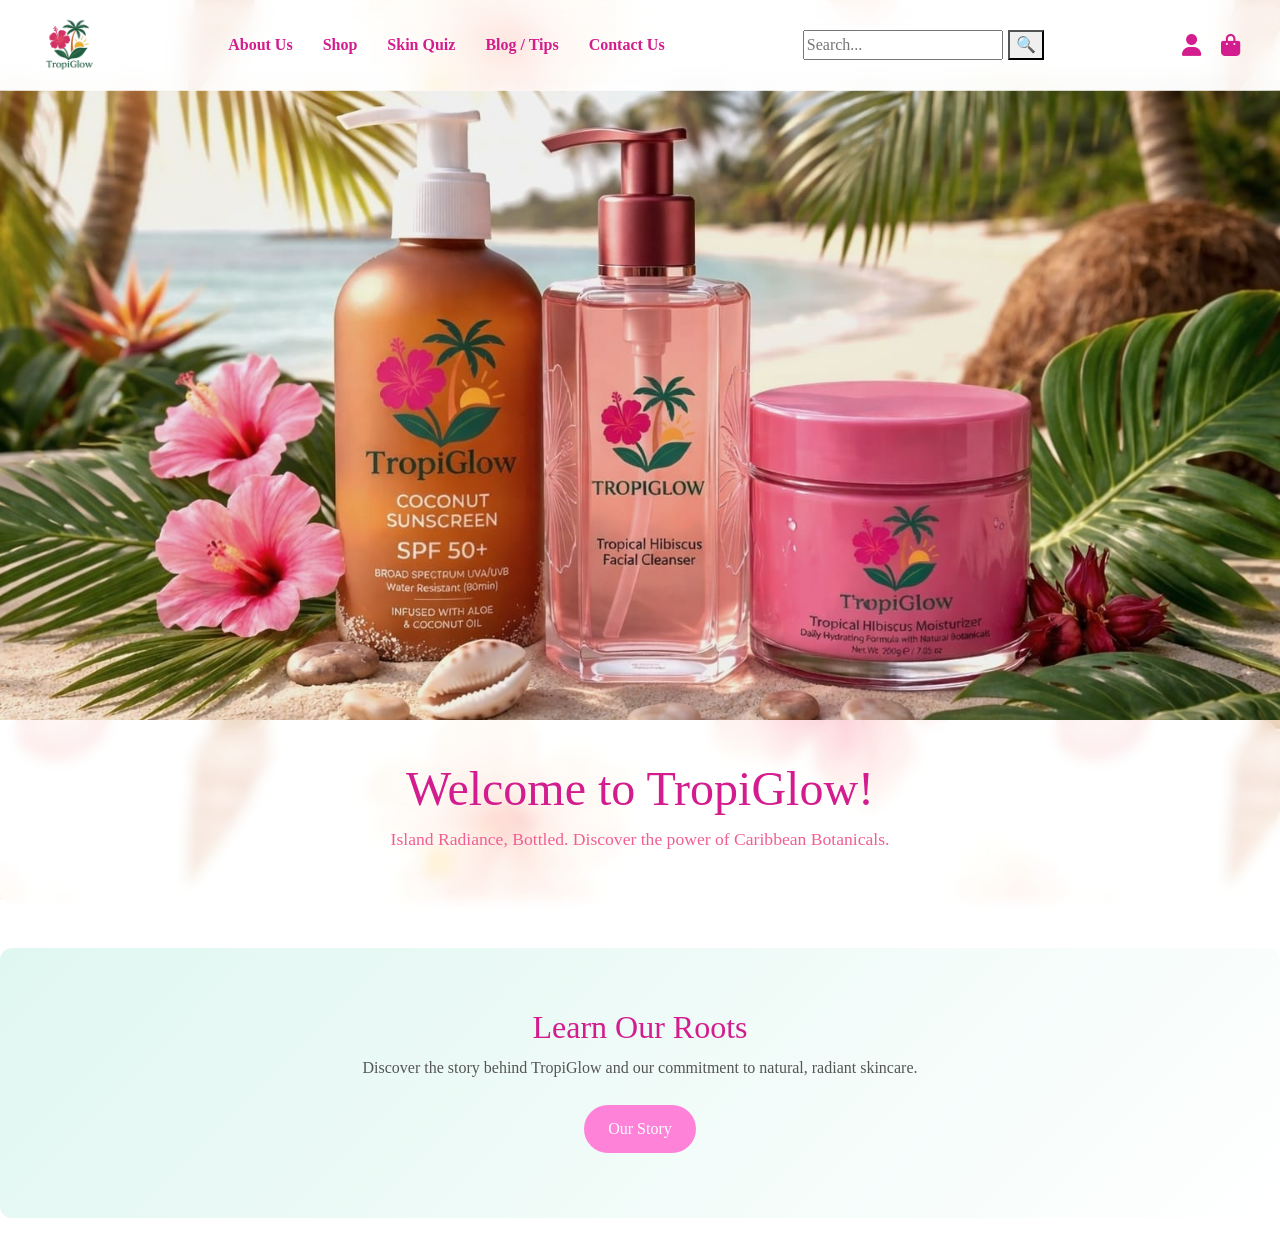
<file: index.html>
<!DOCTYPE html>
<html lang="en">
<head>
    <meta charset="UTF-8"> 
    <meta name="viewport" content="width=device-width, initial-scale=1.0">
    <title>TropiGlow's Website Page</title>

    <!--Link the necessary CSS & JS -->
    <link href="https://cdn.jsdelivr.net/npm/bootstrap@5.3.0/dist/css/bootstrap.min.css" rel="stylesheet">
    
    <link rel="stylesheet" href="css/styles.css">
    <link rel="stylesheet" href="https://cdnjs.cloudflare.com/ajax/libs/font-awesome/6.5.0/css/all.min.css">
</head>

<body>

<div class="jumbotron hdrstyle">
<header class="navbar">
    <div class="logo">
        <a href="index.html">
            <img src="Images/TropiGlow.png" alt="TropiGlow Logo" style="max-width: 150px;">
        </a>
    </div>

    <nav class="nav-links">
        <a href="about.html">About Us</a>
        <a href="shop.html">Shop</a>
        <a href="quiz.html">Skin Quiz</a>
        <a href="blog.html">Blog / Tips</a>
        <a href="contact.html">Contact Us</a>
    </nav>

    <div class="searchbar">
        <input type="text" placeholder="Search...">
        <button>🔍</button>
    </div>

    <div class="nav-icons">

        <div class="user-menu">
            <i class="fa-solid fa-user"></i>

            <div class="dropdown">
                <a href="signup.html">Register</a>
                <a href="signup.html">Login</a>
                <a href="signup.html">My Account</a>
            </div>
        </div>

        <i class="fa-solid fa-bag-shopping"></i>

    </div>
</header>
</div> 

<section class="hero text-center"> <h1>Welcome to TropiGlow!</h1>
    <p>Island Radiance, Bottled. Discover the power of Caribbean Botanicals.</p>
</section>

<section class="cta about-cta">
  <h2>Learn Our Roots</h2>
  <p>Discover the story behind TropiGlow and our commitment to natural, radiant skincare.</p>
  <a href="about.html" class="cta-btn">Our Story</a>
</section>

</body>
</html>
</file>
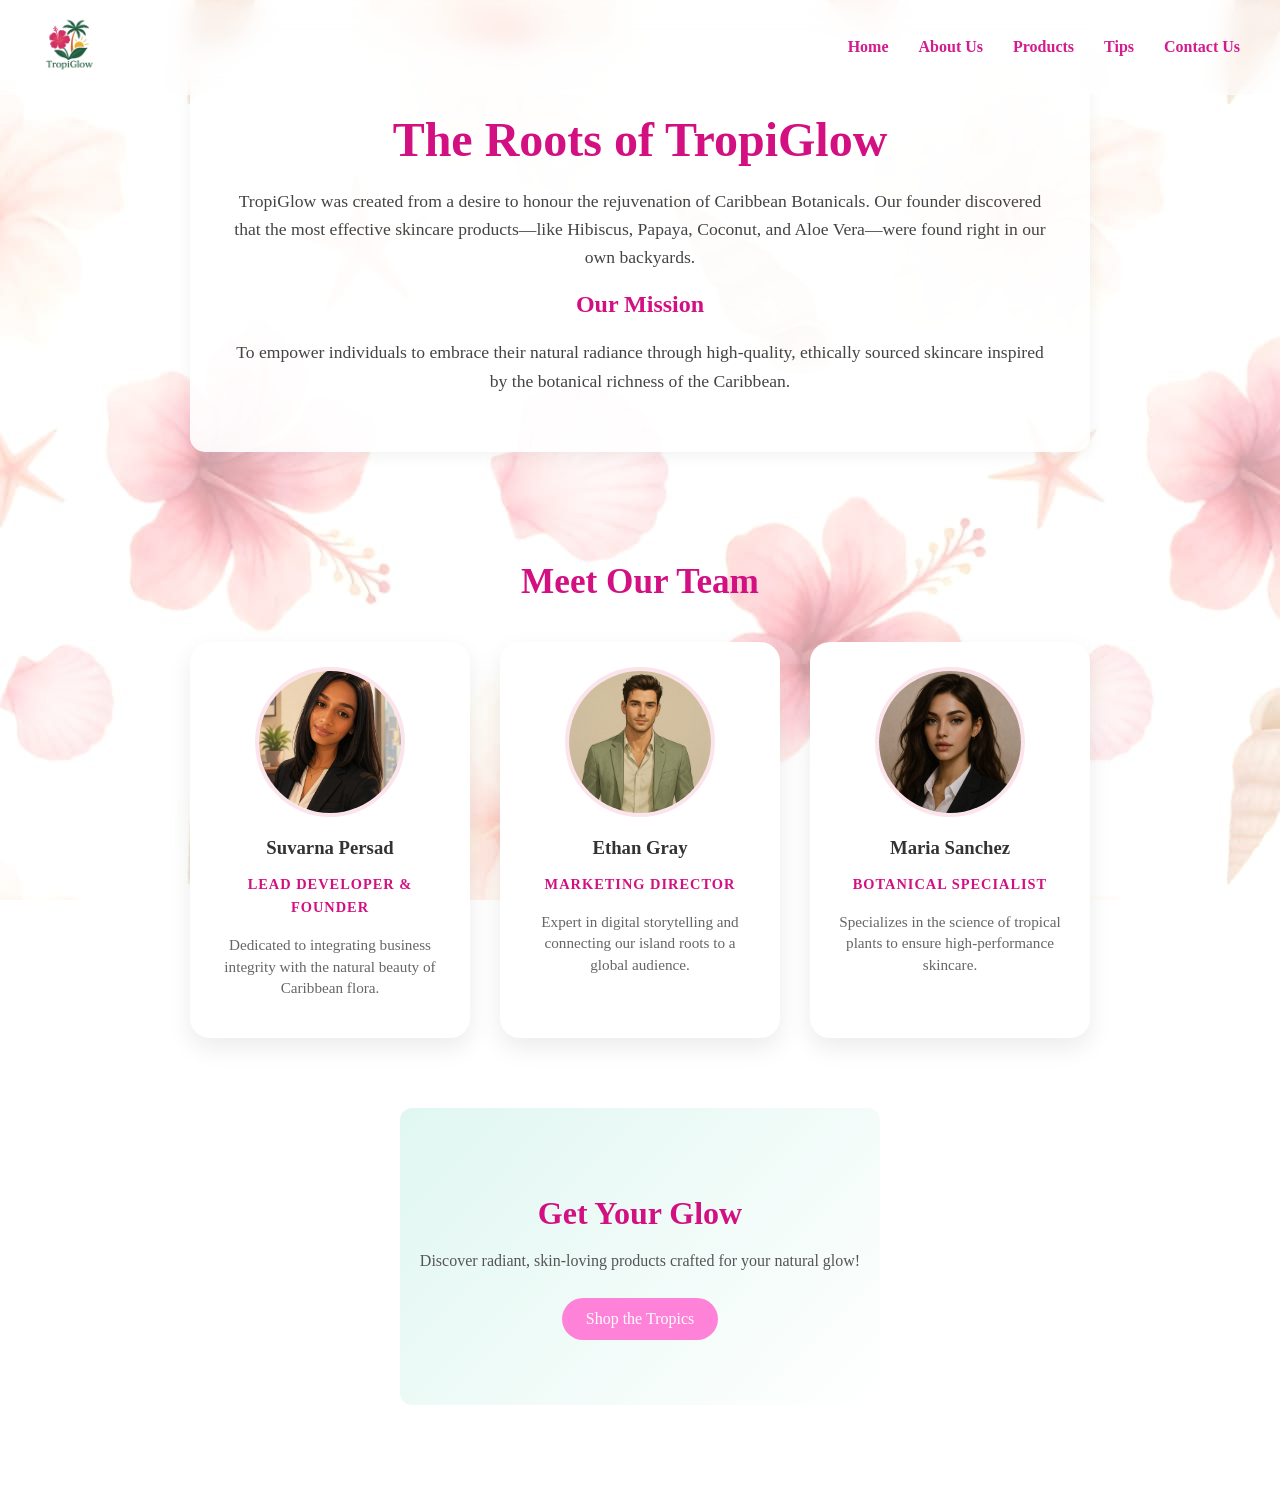
<file: about.html>
<!DOCTYPE html>
<html lang="en">
<head>
    <meta charset="UTF-8">
    <meta name="viewport" content="width=device-width, initial-scale=1.0">
    <title>About Us | TropiGlow</title>
    <link rel="stylesheet" href="css/styles.css">
    <link rel="stylesheet" href="css/about.css">
</head>
<body>

    <header>
        <nav class="navbar">
            <div class="logo">
                <img src="Images/TropiGlow.png" alt="TropiGlow Logo">
            </div>
            <ul class="nav-links">
                <a href="index.html">Home</a>
                <a href="about.html" class="active">About Us</a>
                <a href="shop.html">Products</a>
                <a href="blog.html">Tips</a>
                <a href="contact.html">Contact Us</a>
            </ul>
        </nav>
    </header>

    <main class="about-section">
        <div class="content-container">
            <h1>The Roots of TropiGlow</h1>
            <p>TropiGlow was created from a desire to honour the rejuvenation of Caribbean Botanicals. Our founder discovered that the most effective skincare products—like Hibiscus, Papaya, Coconut, and Aloe Vera—were found right in our own backyards.</p>
            
            <h2>Our Mission</h2>
            <p>To empower individuals to embrace their natural radiance through high-quality, ethically sourced skincare inspired by the botanical richness of the Caribbean.</p>
        </div>

    <div class="team-container">
        <h2 class="section-title">Meet Our Team</h2>
        <div class="team-grid">
            
            <div class="team-card">
                <div class="image-wrapper">
                    <img src="Images/Suvarna Persad.jpeg" alt="Suvarna Persad - Founder of TropiGlow">
                </div>
                <h3>Suvarna Persad</h3>
                <p class="role">Lead Developer & Founder</p>
                <p class="bio">Dedicated to integrating business integrity with the natural beauty of Caribbean flora.</p>
            </div>

            <div class="team-card">
                <div class="image-wrapper">
                    <img src="Images/Ethan Gray.jpg" alt="Ethan Gray - Marketing Director">
                </div>
                <h3>Ethan Gray</h3>
                <p class="role">Marketing Director</p>
                <p class="bio">Expert in digital storytelling and connecting our island roots to a global audience.</p>
            </div>

            <div class="team-card">
                <div class="image-wrapper">
                    <img src="Images/Maria Sanchez.png" alt="Maria Sanchez - Botanical Specialist">
                </div>
                <h3>Maria Sanchez</h3>
                <p class="role">Botanical Specialist</p>
                <p class="bio">Specializes in the science of tropical plants to ensure high-performance skincare.</p>
            </div>

<section class="cta shop-cta">
  <h2>Get Your Glow</h2>
  <p>Discover radiant, skin-loving products crafted for your natural glow!</p>
  <a href="shop.html" class="cta-btn">Shop the Tropics</a>
</section>

        </div>
    </div>
</main>
</file>
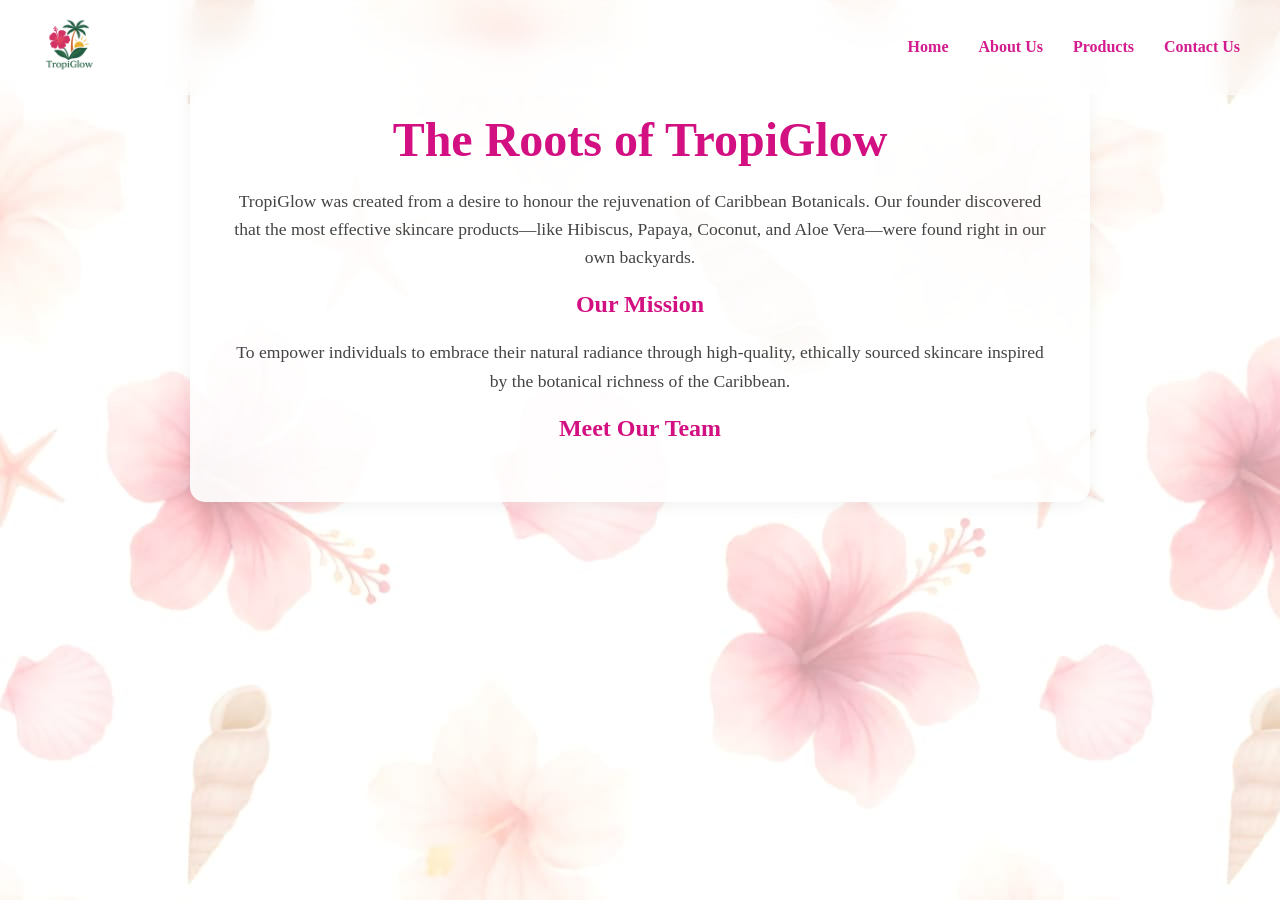
<file: AboutUs.html>
<!DOCTYPE html>
<html lang="en">
<head>
    <meta charset="UTF-8">
    <meta name="viewport" content="width=device-width, initial-scale=1.0">
    <title>About Us | TropiGlow</title>
    <link rel="stylesheet" href="css/styles.css">
    <link rel="stylesheet" href="css/about.css">
</head>
<body>

    <header>
        <nav class="navbar">
            <div class="logo">
                <img src="Images/TropiGlow.png" alt="TropiGlow Logo">
            </div>
            <ul class="nav-links">
                <a href="index.html">Home</a>
                <a href="AboutUs.html" class="active">About Us</a>
                <a href="products.html">Products</a>
                <a href="contact.html">Contact Us</a>
            </ul>
        </nav>
    </header>

    <main class="about-section">
        <div class="content-container">
            <h1>The Roots of TropiGlow</h1>
            <p>TropiGlow was created from a desire to honour the rejuvenation of Caribbean Botanicals. Our founder discovered that the most effective skincare products—like Hibiscus, Papaya, Coconut, and Aloe Vera—were found right in our own backyards.</p>
            
            <h2>Our Mission</h2>
            <p>To empower individuals to embrace their natural radiance through high-quality, ethically sourced skincare inspired by the botanical richness of the Caribbean.</p>

            <h2>Meet Our Team</h2>
        </div>
</file>
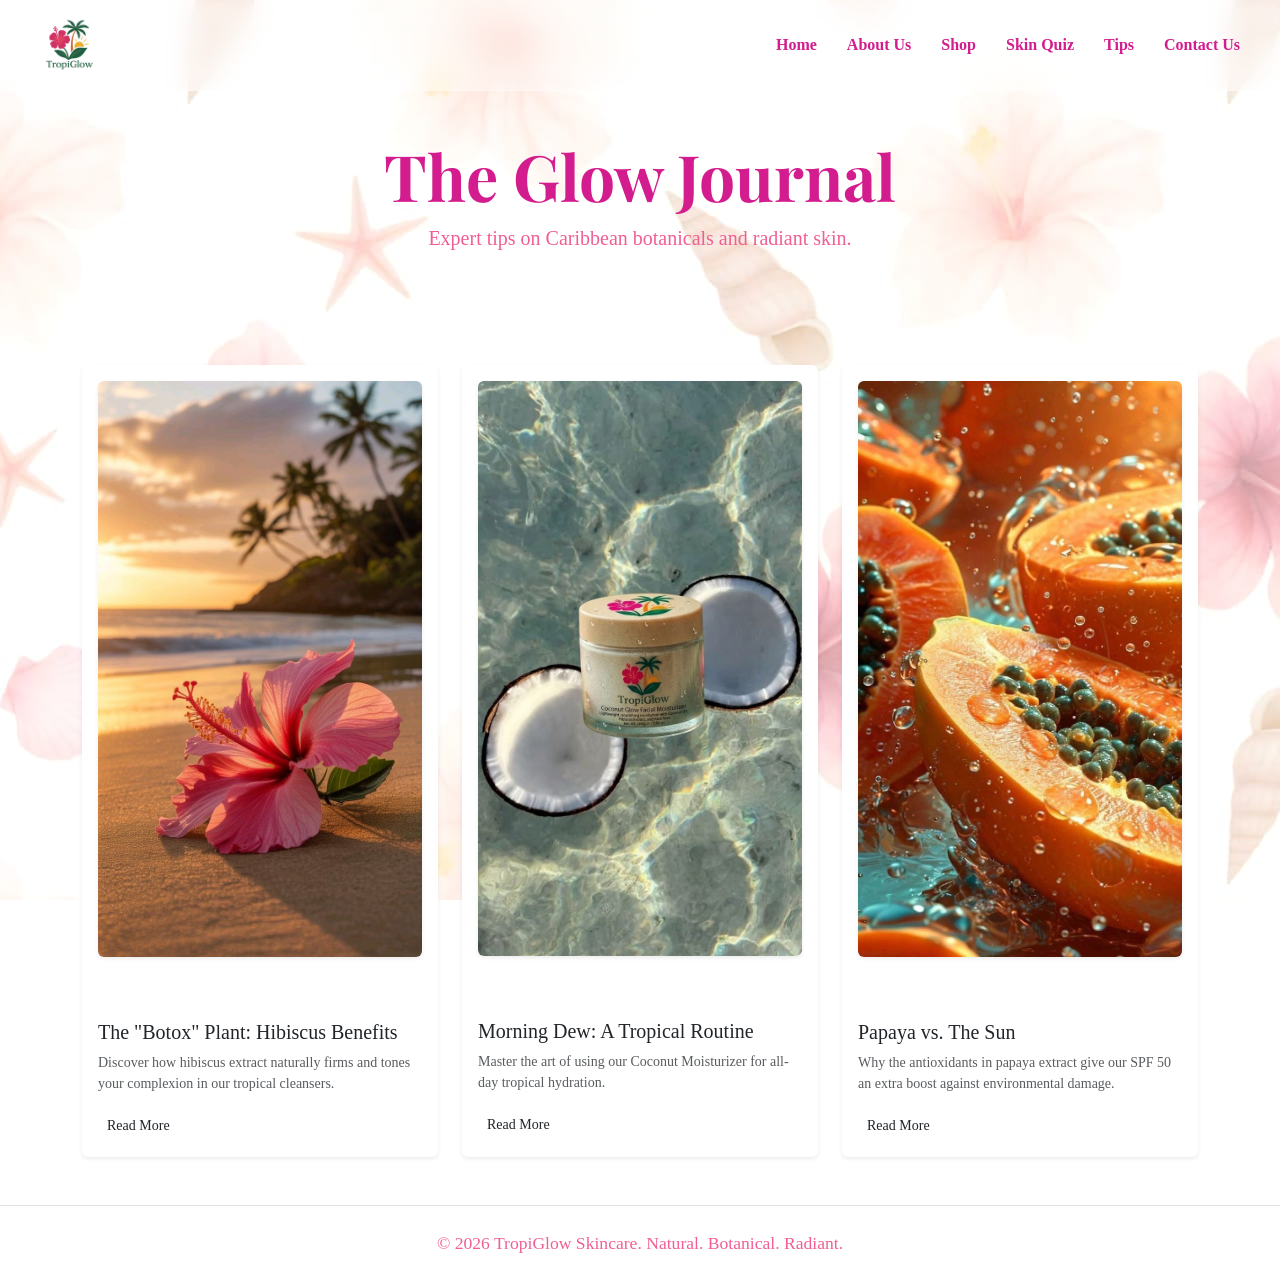
<file: blog.html>
<!DOCTYPE html>
<html lang="en">
<head>
    <meta charset="UTF-8">
    <meta name="viewport" content="width=device-width, initial-scale=1.0">
    <title>Glow Journal | TropiGlow Tips</title>
    
    <link href="https://cdn.jsdelivr.net/npm/bootstrap@5.3.3/dist/css/bootstrap.min.css" rel="stylesheet">
    
    <link href="https://fonts.googleapis.com/css2?family=Playfair+Display:ital,wght@0,700;1,700&family=Poppins:wght@300;400;600&display=swap" rel="stylesheet">

    <link rel="stylesheet" href="css/styles.css">
</head>
<body>

    <header class="navbar">
        <div class="logo">
            <a href="index.html">
                <img src="Images/TropiGlow.png" alt="TropiGlow Logo" style="max-width: 150px;">
            </a>
    </div>
        
    <nav class="nav-links">
        <a href="index.html">Home</a>
        <a href="about.html">About Us</a>
        <a href="shop.html">Shop</a>
        <a href="quiz.html">Skin Quiz</a>
        <a href="blog.html" class="active">Tips</a> 
        <a href="contact.html">Contact Us</a>
        </nav>
    </header>

    <header class="hero-section text-center">
        <div class="hero-overlay"></div>
        <div class="container position-relative py-5">
            <h1 class="display-3 fw-bold">The Glow Journal</h1>
            <p class="lead">Expert tips on Caribbean botanicals and radiant skin.</p>
        </div>
    </header>

    <main class="container my-5">
        <div class="row g-4">
            
            <div class="col-md-4">
                <div class="card h-100 shadow-sm glass-card border-0">
                    <div class="p-3">
                        <img src="Images/Hibiscus Flower.jpg" class="card-img-top rounded shadow-sm" alt="Hibiscus Flower Close-up">
                    </div>
                    <div class="card-body">
                        <span class="badge badge-botanical mb-2">Ingredient Spotlight</span>
                        <h5 class="card-title">The "Botox" Plant: Hibiscus Benefits</h5>
                        <p class="card-text text-muted small">Discover how hibiscus extract naturally firms and tones your complexion in our tropical cleansers.</p>
                        <a href="#" class="btn btn-tropi btn-sm">Read More</a>
                    </div>
                </div>
            </div>

            <div class="col-md-4">
                <div class="card h-100 shadow-sm glass-card border-0">
                    <div class="p-3">
                        <img src="Images/Coconut.jpeg" class="card-img-top rounded shadow-sm" alt="Tropical skincare routine">
                    </div>
                    <div class="card-body">
                        <span class="badge badge-botanical mb-2">Skin Care 101</span>
                        <h5 class="card-title">Morning Dew: A Tropical Routine</h5>
                        <p class="card-text text-muted small">Master the art of using our Coconut Moisturizer for all-day tropical hydration.</p>
                        <a href="#" class="btn btn-tropi btn-sm">Read More</a>
                    </div>
                </div>
            </div>

            <div class="col-md-4">
                <div class="card h-100 shadow-sm glass-card border-0">
                    <div class="p-3">
                        <img src="Images/Papaya.jpg" class="card-img-top rounded shadow-sm" alt="Papaya Ingredients">
                    </div>
                    <div class="card-body">
                        <span class="badge badge-botanical mb-2">Sun Safety</span>
                        <h5 class="card-title">Papaya vs. The Sun</h5>
                        <p class="card-text text-muted small">Why the antioxidants in papaya extract give our SPF 50 an extra boost against environmental damage.</p>
                        <a href="#" class="btn btn-tropi btn-sm">Read More</a>
                    </div>
                </div>
            </div>

        </div>
    </main>

    <footer class="bg-white py-4 mt-5 border-top">
        <div class="container text-center">
            <p class="footer-text mb-0">&copy; 2026 TropiGlow Skincare. Natural. Botanical. Radiant.</p>
        </div>
    </footer>

    <script src="https://cdn.jsdelivr.net/npm/bootstrap@5.3.3/dist/js/bootstrap.bundle.min.js"></script>
</body>
</html>
</file>
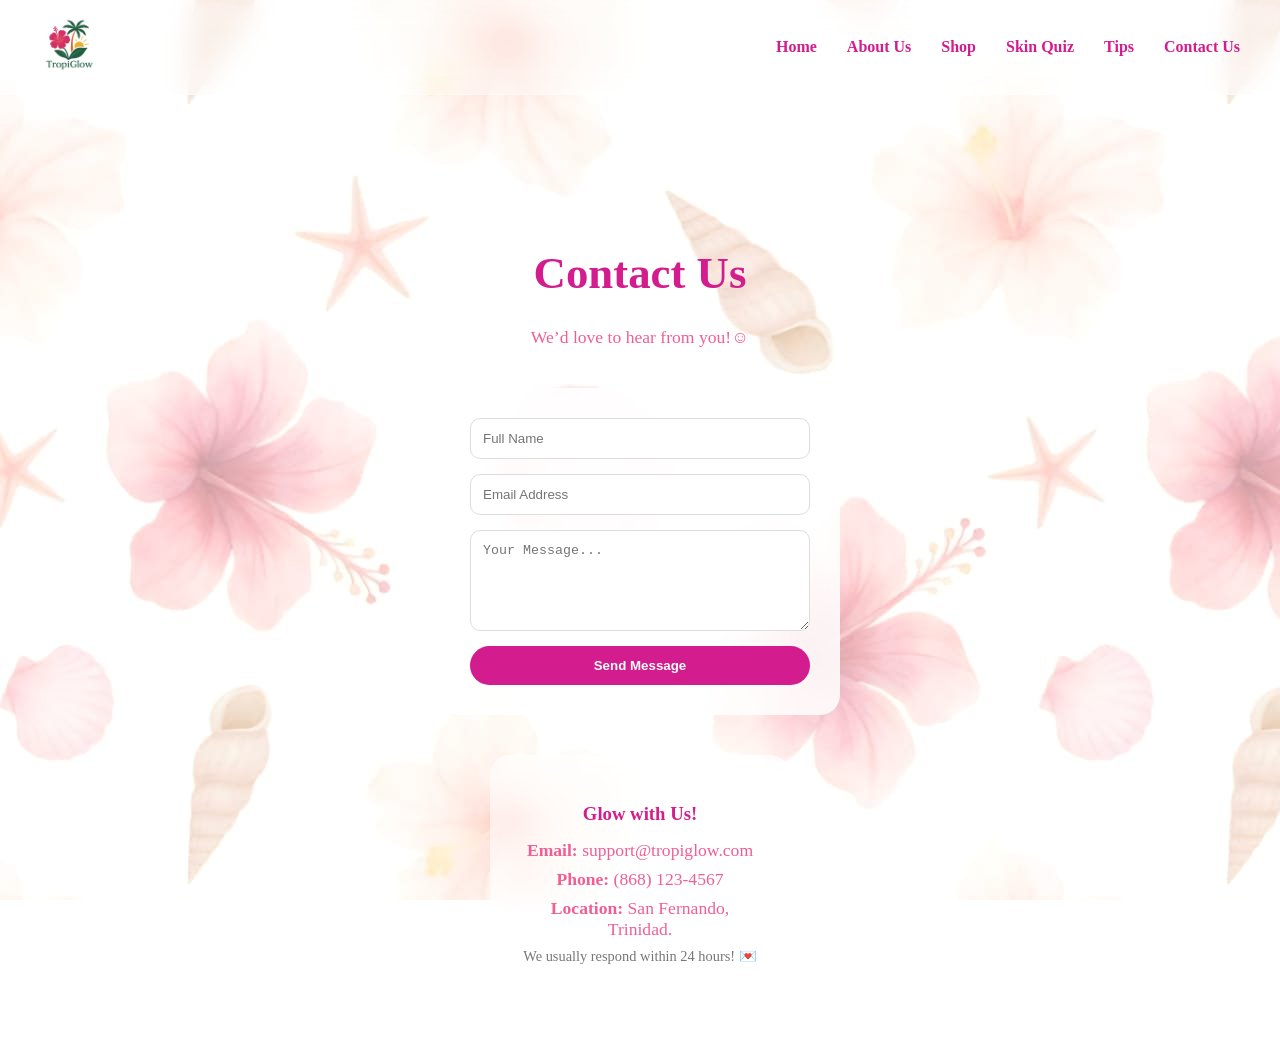
<file: contact.html>
<!DOCTYPE html>
<html lang="en">
<head>
    <meta charset="UTF-8">
    <title>Contact Us | TropiGlow</title>
    <link rel="stylesheet" href="css/styles.css">
</head>

<body>

<header class="navbar">
    <div class="logo">
        <a href="index.html">
            <img src="Images/TropiGlow.png" alt="TropiGlow Logo">
        </a>
    </div>

    <nav class="nav-links">
        <a href="index.html">Home</a>
        <a href="about.html">About Us</a>
        <a href="shop.html">Shop</a>
        <a href="quiz.html">Skin Quiz</a>
        <a href="blog.html">Tips</a>
        <a href="contact.html" class="active">Contact Us</a>
    </nav>
</header>

<section class="contact-section">

    <h1>Contact Us</h1>
    <p>We’d love to hear from you!☺</p>

    <div class="contact-container">

        <form class="contact-form">
            <input type="text" placeholder="Full Name" required>
            <input type="email" placeholder="Email Address" required>
            <textarea placeholder="Your Message..." rows="5" required></textarea>

            <button type="submit">Send Message</button>
        </form>

        <div class="contact-info">
            <h3>Glow with Us! </h3>
            <p><strong>Email:</strong> support@tropiglow.com</p>
            <p><strong>Phone:</strong> (868) 123-4567</p>
            <p><strong>Location:</strong> San Fernando, Trinidad.</p>

            <p class="note">We usually respond within 24 hours! 💌</p>
        </div>

    </div>

</section>

</body>
</html>
</file>
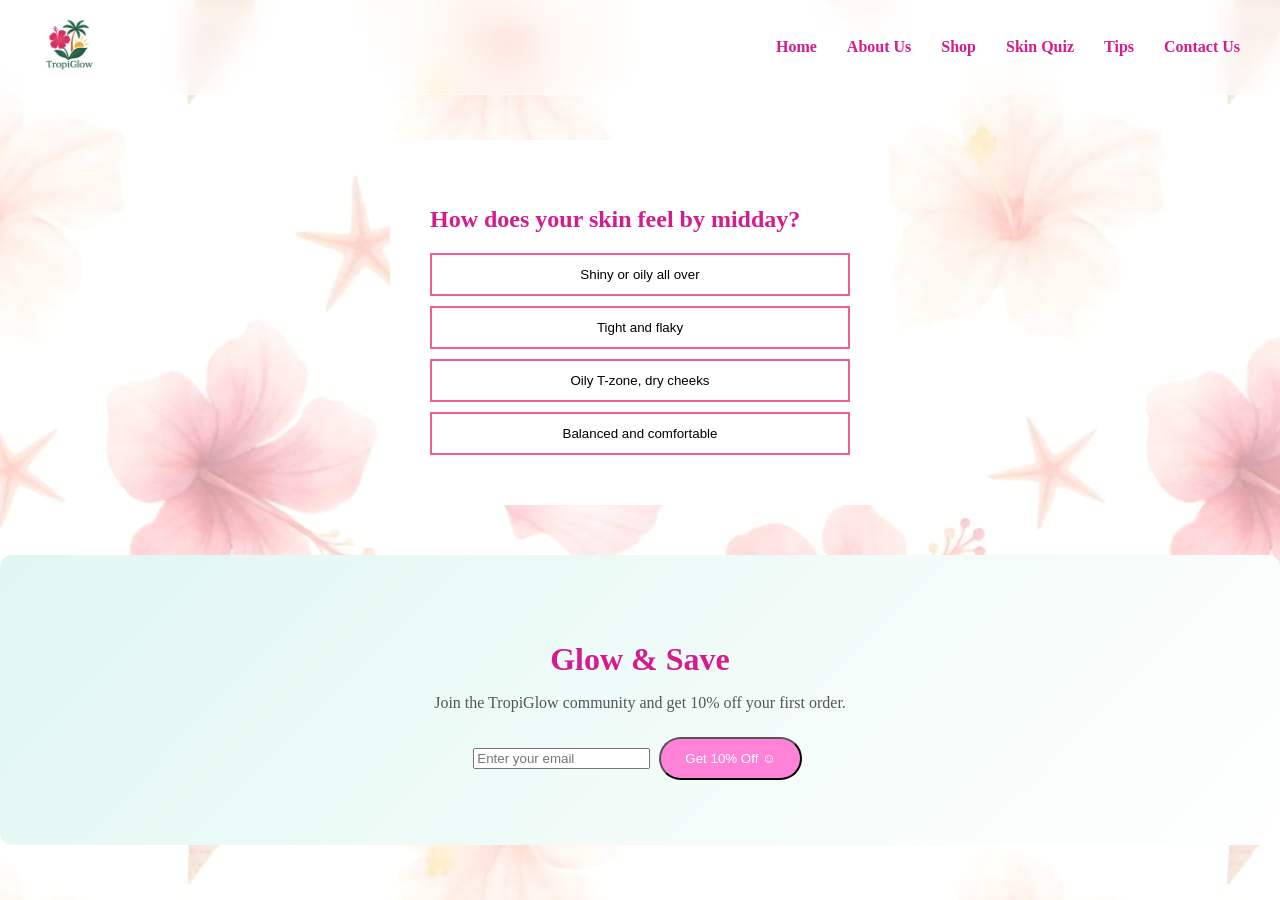
<file: quiz.html>
<!DOCTYPE html>
<html lang="en">
<head>
    <meta charset="UTF-8">
    <title>Skin Quiz | TropiGlow</title>
    <link rel="stylesheet" href="css/styles.css">
</head>
<body> 
    <header class="navbar">
        <div class="logo">
            <a href="index.html">
                <img src="Images/TropiGlow.png" alt="TropiGlow Logo" style="max-width: 150px;">
            </a>
    </div>
        
    <nav class="nav-links">
        <a href="index.html">Home</a>
        <a href="about.html">About Us</a>
        <a href="shop.html">Shop</a>
        <a href="quiz.html" class="active">Skin Quiz</a> 
        <a href="blog.html">Tips</a>
        <a href="contact.html">Contact Us</a>
        </nav>
    </header>

    <div class="quiz-container">
        <div id="quiz-ui">
            <div class="progress-container">
                <div id="progress-bar"></div>
            </div>
            <div id="question-container">
                <h2 id="question-text">Loading question...</h2>
                <div class="options-list" id="options-list"></div>
            </div>
        </div>

        <div id="results-ui" class="results-section">
            <h2>The Radiant Island Glow</h2>
            <p>Your answers suggest your skin thrives with botanical hydration.</p>
            <button class="shop-all-btn" onclick="location.reload()">Take Quiz Again</button>
        </div>
    </div>

<section class="cta newsletter-cta">
  <h2>Glow & Save</h2>
  <p>Join the TropiGlow community and get 10% off your first order.</p>
  <form>
    <input type="email" placeholder="Enter your email" required>
    <button type="submit" class="cta-btn">Get 10% Off ☺</button>
  </form>
</section>

    <script src="script.js"></script>
</body>
</html>
</file>
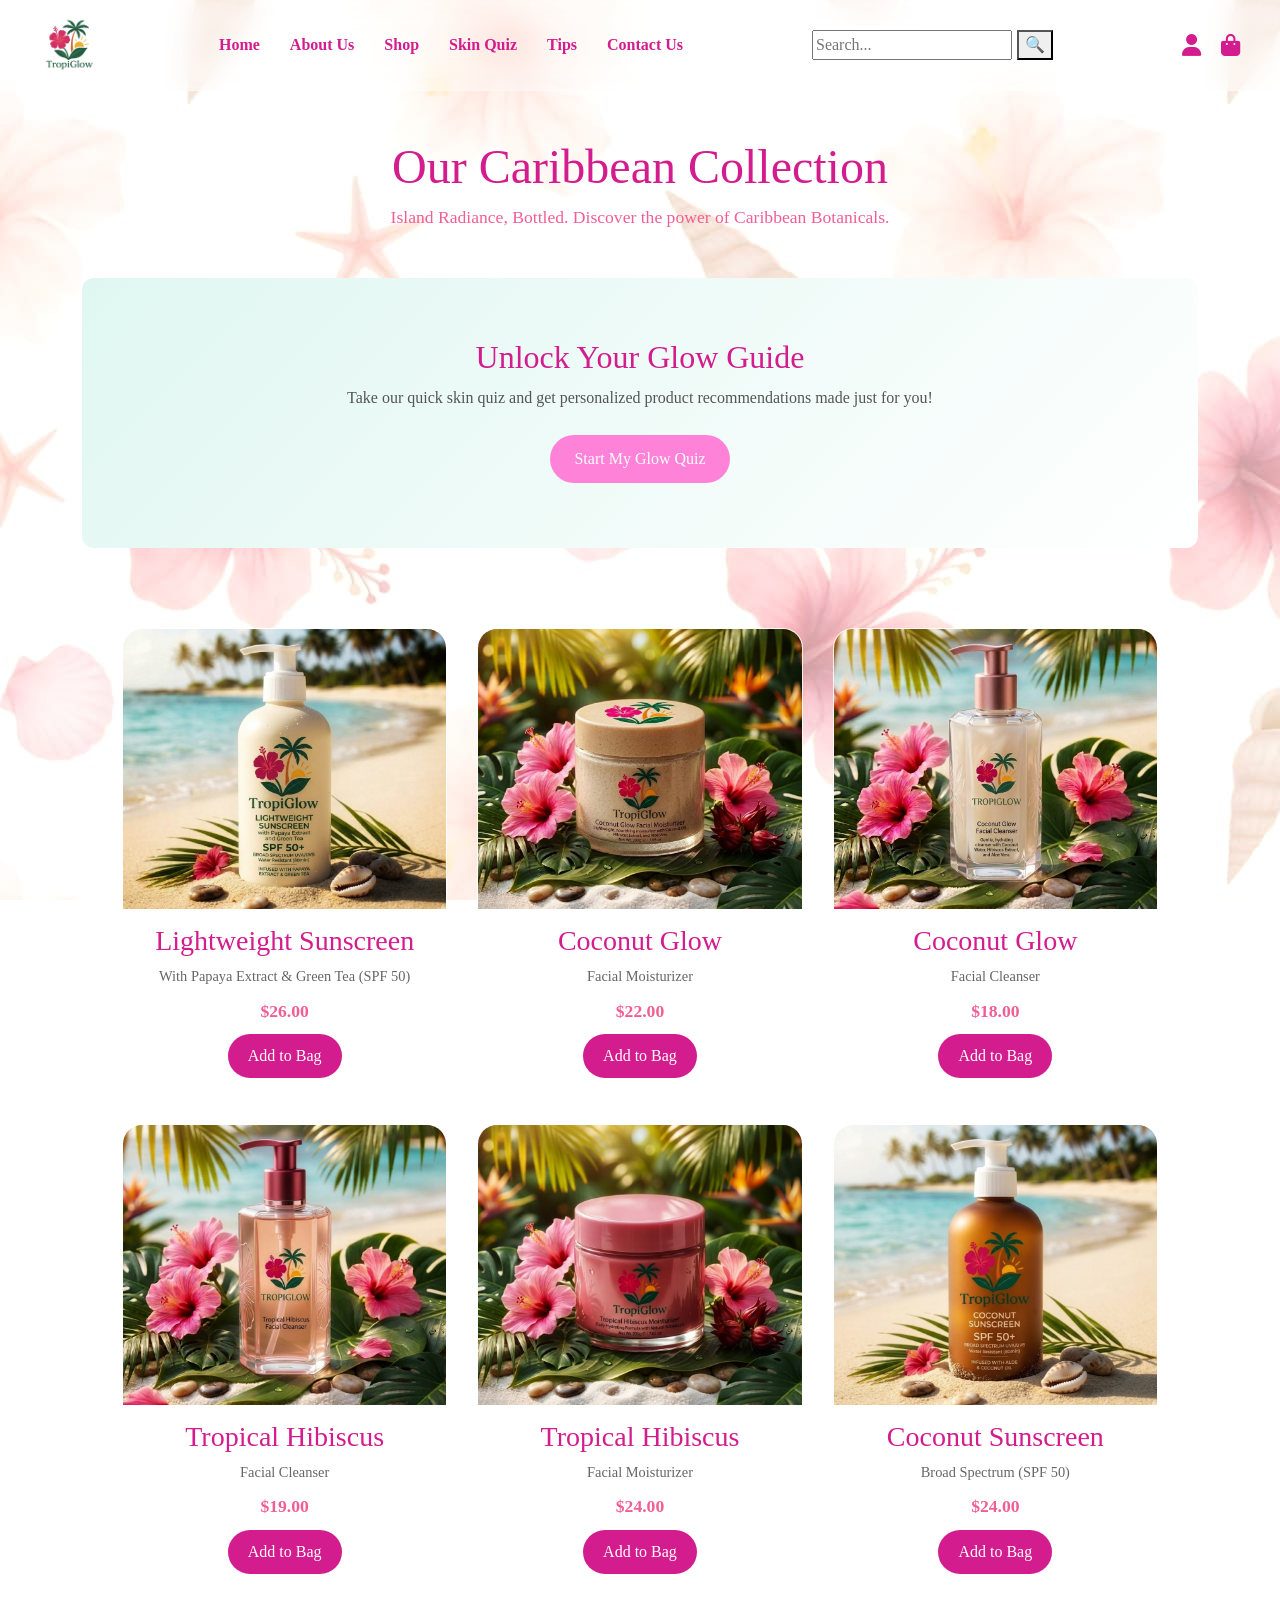
<file: shop.html>
<!DOCTYPE html>
<html lang="en">
<head>
    <meta charset="UTF-8">
    <meta name="viewport" content="width=device-width, initial-scale=1.0">
    <title>Shop | TropiGlow</title>

    <link href="https://cdn.jsdelivr.net/npm/bootstrap@5.3.0/dist/css/bootstrap.min.css" rel="stylesheet">
    <link rel="stylesheet" href="https://cdnjs.cloudflare.com/ajax/libs/font-awesome/6.5.0/css/all.min.css">
    <link rel="stylesheet" href="css/styles.css">
</head>
<body class="shop-page-bg">

    <header class="navbar">
        <div class="logo">
            <a href="index.html">
                <img src="Images/TropiGlow.png" alt="TropiGlow Logo" style="max-width: 150px;">
            </a>
        </div>
        
        <nav class="nav-links">
            <a href="index.html">Home</a>
            <a href="about.html">About Us</a>
            <a href="shop.html" class="active">Shop</a>
            <a href="quiz.html">Skin Quiz</a>
            <a href="blog.html">Tips</a>
            <a href="contact.html">Contact Us</a>
        </nav>

        <div class="searchbar">
            <input type="text" placeholder="Search...">
            <button>🔍</button>
        </div>

        <div class="nav-icons">
            <div class="user-menu">
                <i class="fa-solid fa-user"></i>
                <div class="dropdown">
                    <a href="signup.html">Login</a>
                    <a href="signup.html">Register</a>
                    <a href="signup.html">My Account</a>
                </div>
            </div>
            <i class="fa-solid fa-bag-shopping"></i>
        </div>
    </header>

    <main class="container my-5">
        <div class="shop-intro text-center mb-5">
            <h1>Our Caribbean Collection</h1>
            <p>Island Radiance, Bottled. Discover the power of Caribbean Botanicals.</p>
        </div>

<section class="cta quiz-cta">
  <h2>Unlock Your Glow Guide</h2>
  <p>Take our quick skin quiz and get personalized product recommendations made just for you!</p>
  <a href="quiz.html" class="cta-btn">Start My Glow Quiz</a>
</section>

        <div class="product-grid">
            <div class="product-card">
                <div class="product-image"><img src="Images/Papaya and Green Tea Sunscreen.jpeg" alt="Papaya Sunscreen"></div>
                <div class="product-info">
                    <h3>Lightweight Sunscreen</h3>
                    <p class="description">With Papaya Extract & Green Tea (SPF 50)</p>
                    <p class="price">$26.00</p>
                    <button class="btn-shop">Add to Bag</button>
                </div>
            </div>

            <div class="product-card">
                <div class="product-image"><img src="Images/Coconut Moisturizer.jpeg" alt="Coconut Moisturizer"></div>
                <div class="product-info">
                    <h3>Coconut Glow</h3>
                    <p class="description">Facial Moisturizer</p>
                    <p class="price">$22.00</p>
                    <button class="btn-shop">Add to Bag</button>
                </div>
            </div>

            <div class="product-card">
                <div class="product-image"><img src="Images/Coconut Cleanser.jpeg" alt="Coconut Cleanser"></div>
                <div class="product-info">
                    <h3>Coconut Glow</h3>
                    <p class="description">Facial Cleanser</p>
                    <p class="price">$18.00</p>
                    <button class="btn-shop">Add to Bag</button>
                </div>
            </div>

            <div class="product-card">
                <div class="product-image"><img src="Images/Hibiscus Cleanser.jpeg" alt="Hibiscus Cleanser"></div>
                <div class="product-info">
                    <h3>Tropical Hibiscus</h3>
                    <p class="description">Facial Cleanser</p>
                    <p class="price">$19.00</p>
                    <button class="btn-shop">Add to Bag</button>
                </div>
            </div>

            <div class="product-card">
                <div class="product-image"><img src="Images/Hibiscus Moisturizer.jpeg" alt="Hibiscus Moisturizer"></div>
                <div class="product-info">
                    <h3>Tropical Hibiscus</h3>
                    <p class="description">Facial Moisturizer</p>
                    <p class="price">$24.00</p>
                    <button class="btn-shop">Add to Bag</button>
                </div>
            </div>

            <div class="product-card">
                <div class="product-image"><img src="Images/Coconut Sunscreen.jpeg" alt="Coconut Sunscreen"></div>
                <div class="product-info">
                    <h3>Coconut Sunscreen</h3>
                    <p class="description">Broad Spectrum (SPF 50)</p>
                    <p class="price">$24.00</p>
                    <button class="btn-shop">Add to Bag</button>
                </div>
            </div>
        </div>
    </main>


</body>
</html>
</file>
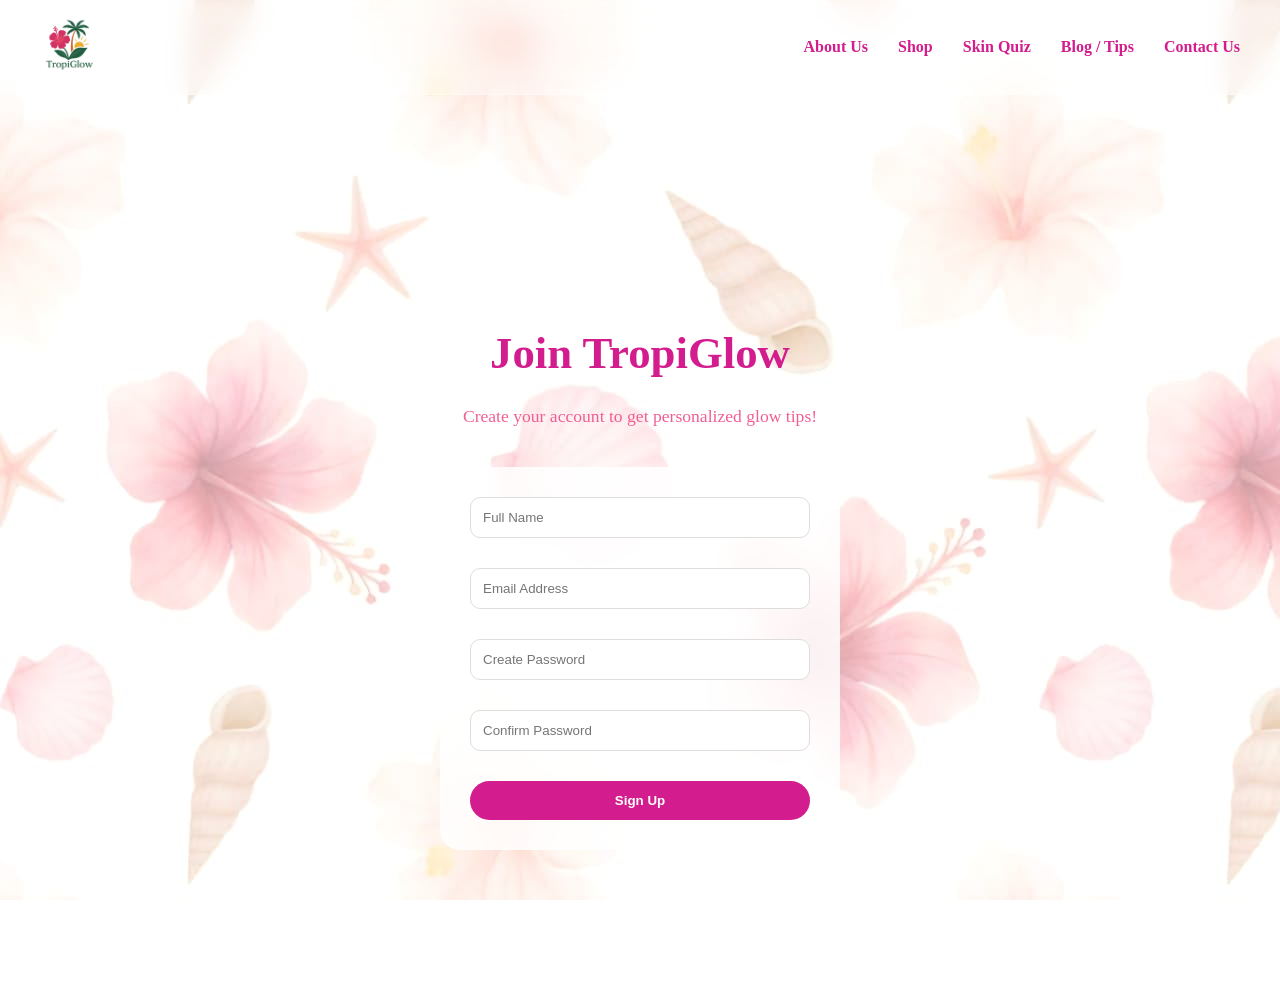
<file: signup.html>
<!DOCTYPE html>
<html lang="en">
<head>
    <meta charset="UTF-8">
    <meta name="viewport" content="width=device-width, initial-scale=1.0">
    <title>Join TropiGlow</title>

    <link rel="stylesheet" href="css/styles.css">
</head>

<body>

<header class="navbar">
    <div class="logo">
        <a href="index.html">
            <img src="Images/TropiGlow.png" alt="TropiGlow Logo">
        </a>
    </div>
    
        <nav class="nav-links">
        <a href="about.html">About Us</a>
        <a href="shop.html">Shop</a>
        <a href="quiz.html">Skin Quiz</a>
        <a href="blog.html">Blog / Tips</a>
        <a href="contact.html">Contact Us</a>
    </nav>
</header>

<section class="contact-section">

    <h1>Join TropiGlow </h1>
    <p>Create your account to get personalized glow tips!</p>

    <form class="contact-form" onsubmit="return validateForm()">

        <input type="text" id="name" placeholder="Full Name">
        <small class="error" id="nameError"></small>

        <input type="email" id="email" placeholder="Email Address">
        <small class="error" id="emailError"></small>

        <input type="password" id="password" placeholder="Create Password">
        <small class="error" id="passwordError"></small>

        <input type="password" id="confirmPassword" placeholder="Confirm Password">
        <small class="error" id="confirmError"></small>

        <button type="submit">Sign Up</button>

    </form>

</section>

<script src="script.js"></script>

</body>
</html>
</file>
<file: css/styles.css>
:root {
    --tropi-pink: #D31C8D;
    --soft-pink: #f15e94;
    --glass-white: rgba(255, 255, 255, 0.7);
    --tropical-green: #2d5a27;
}

* {
    box-sizing: border-box;
}

html, body {
    margin: 0;
    padding: 0;
}

body {
    background-image: url("../Images/TropiGlow Web BG.jpeg");
    background-size: cover;
    background-attachment: fixed;
    background-position: center;

    font-family:'Times New Roman', Times, serif;
    color: #333;

    padding-top: 90px;
}

.navbar {
    display: flex;
    align-items: center;
    justify-content: space-between;
    padding: 15px 40px;

    background: rgba(255, 255, 255, 0.4);
    backdrop-filter: blur(12px);
    -webkit-backdrop-filter: blur(12px);

    border-bottom: 1px solid rgba(255, 255, 255, 0.3);

    position: fixed;
    top: 0;
    left: 0;
    width: 100%;

    z-index: 2000;
}

.logo img {
    height: 60px;
}

.nav-links {
    display: flex;
    gap: 30px;
}

.nav-links a {
    text-decoration: none;
    color: var(--tropi-pink);
    font-weight: bold;
    transition: 0.3s;
    font-family: 'Times New Roman', Times, serif;
}

.nav-links a:hover {
    color: var(--soft-pink);
}

.nav-icons {
    display: flex;
    align-items: center;
    gap: 20px;
    font-size: 22px;
    color: var(--tropi-pink);
}

.nav-icons img {
    height: 24px;
}

.user-menu {
    position: relative;
    cursor: pointer;
}

.dropdown {
    position: absolute;
    top: 35px;
    right: 0;
    background: white;
    border-radius: 8px;
    padding: 10px;
    display: none;
    flex-direction: column;
    min-width: 140px;
    box-shadow: 0 4px 15px rgba(0,0,0,0.1);
}

.dropdown a {
    text-decoration: none;
    color: var(--tropi-pink);
    padding: 8px;
}

.dropdown a:hover {
    background-color: #fce4ec;
}

.user-menu:hover .dropdown {
    display: flex;
}

.hdrstyle {
    background-image: url("../Images/Home Page BG.jpeg");
    background-size: cover;
    background-position: center;
    width: 100%;
    height: 70vh;

    display: flex;
    align-items: center;
    justify-content: center;
}

.hero {
    padding: 40px;
    text-align: center;
    background: rgba(255,255,255,0.2);
    backdrop-filter: blur(6px);
    border-radius: 20px;
}

h1, h2, h3, h4 {
    font-family: 'Playfair Display', serif;
    color: var(--tropi-pink);
}

h1 {
    font-size: 3rem;
}

p {
    color: var(--soft-pink);
    font-size: 1.1rem;
    font-weight: 500;
}

.searchbar {
    display: flex;
    align-items: center;
    gap: 5px;
    background: white;
    border-radius: 20px;
    padding: 5px 10px;
}

.product-grid {
    display: grid;
    grid-template-columns: repeat(3, 1fr);
    gap: 30px;
    padding: 40px;
}

@media (max-width: 992px) {
    .product-grid {
        grid-template-columns: repeat(2, 1fr);
    }
}

@media (max-width: 600px) {
    .product-grid {
        grid-template-columns: 1fr;
    }
}

.product-card {
    background: rgba(255, 255, 255, 0.7);
    backdrop-filter: blur(8px);
    border-radius: 20px;
    overflow: hidden;
    border: 1px solid rgba(255, 255, 255, 0.3);
    text-align: center;
    transition: 0.3s;
}

.product-card:hover {
    transform: translateY(-8px);
    background: rgba(255, 255, 255, 0.9);
}

.product-image img {
    width: 100%;
    height: 280px;
    object-fit: cover;
}

.product-info {
    padding: 15px;
}

.product-info h3 {
    color: var(--tropi-pink);
}

.description {
    color: #666;
    font-size: 0.9rem;
    margin-bottom: 10px;
}

.price {
    color: var(--soft-pink);
    font-weight: bold;
    margin-bottom: 10px;
}

.btn-shop {
    background: var(--tropi-pink);
    color: white;
    border: none;
    padding: 10px 20px;
    border-radius: 25px;
    cursor: pointer;
}

.btn-shop:hover {
    background: var(--soft-pink);
}

.quiz-container {
    max-width: 500px;
    margin: 50px auto;
    background: white;
    padding: 40px;
    border-radius: 20px;
}

#progress-bar {
    height: 6px;
    background: var(--tropi-pink);
    width: 0%;
    border-radius: 10px;
}

.option-btn {
    display: block;
    width: 100%;
    padding: 12px;
    margin: 10px 0;
    border: 2px solid var(--soft-pink);
    background: white;
    cursor: pointer;
}

.option-btn:hover {
    background: var(--soft-pink);
    color: white;
}

#results-ui {
    display: none;
}

.contact-section {
    padding: 120px 20px 60px;
    text-align: center;
}

.contact-section h1 {
    font-size: 2.8rem;
    margin-bottom: 10px;
}

.contact-section p {
    margin-bottom: 40px;
}

.contact-container {
    display: flex;
    justify-content: center;
    gap: 40px;
    flex-wrap: wrap;
}

.contact-form {
    background: rgba(255,255,255,0.8);
    backdrop-filter: blur(10px);
    padding: 30px;
    border-radius: 20px;
    width: 320px;
    display: flex;
    flex-direction: column;
    gap: 15px;
}

.contact-form input,
.contact-form textarea {
    padding: 12px;
    border-radius: 10px;
    border: 1px solid #ddd;
    outline: none;
}

.contact-form button {
    background: #D31C8D;
    color: white;
    border: none;
    padding: 12px;
    border-radius: 25px;
    cursor: pointer;
    font-weight: bold;
}

.contact-form button:hover {
    background: #f15e94;
}

.contact-info {
    background: rgba(255,255,255,0.6);
    backdrop-filter: blur(10px);
    padding: 30px;
    border-radius: 20px;
    width: 300px;
}

.contact-info h3 {
    margin-bottom: 15px;
}

.contact-info p {
    margin: 8px 0;
}

.note {
    margin-top: 15px;
    font-size: 0.9rem;
    color: #777;
}
.cta {
  text-align: center;
  padding: 60px 20px;
  background: linear-gradient(135deg, #e0f7f1, #fff);
  border-radius: 12px;
  margin: 40px 0;
}

.cta h2 {
  font-size: 2rem;
  margin-bottom: 10px;
}

.cta p {
  font-size: 1rem;
  margin-bottom: 20px;
  color: #555;
}

.cta-btn {
  display: inline-block;
  padding: 12px 24px;
  background-color: #ff82d9;
  color: #fff;
  text-decoration: none;
  border-radius: 25px;
  margin: 5px;
  transition: 0.3s;
}

.cta-btn:hover {
  background-color: #9c246a;
}

.cta-btn.secondary {
  background-color: transparent;
  color: #ff82d9;
  border: 2px solid #ff82d9;
}

.cta-btn.secondary:hover {
  background-color: #ff82d9;
  color: #fff;
} 

.user-menu img {
    height: 28px;
    cursor: pointer;
    transition: 0.3s;   
}

.user-menu img:hover {
    transform: scale(1.1);
}

.contact-form {
    background: rgba(255,255,255,0.85);
    backdrop-filter: blur(10px);
    padding: 30px;
    border-radius: 20px;
    
    width: 100%;
    max-width: 400px;  
    
    display: flex;
    flex-direction: column;
    gap: 15px;

    margin: 0 auto; 
}

.contact-section {
    min-height: 100vh;  

    display: flex;
    flex-direction: column;
    align-items: center;
    justify-content: center;
    
    text-align: center;
}

.error {
    color: red;
    font-size: 12px;
    margin-top: -10px;
    margin-bottom: 10px;
    text-align: left;
}
</file>
<file: css/about.css>
body {
    background-image: url("../Images/TropiGlow Web BG.jpeg");
    background-size: cover;
    background-attachment: fixed; 
    margin: 0;
    padding: 0;
}

.logo img { height: 60px; }
.nav-links { display: flex; gap: 30px; }
.nav-links a { 
    text-decoration: none; 
    color: #D31C8D; 
    font-weight: bold; 
}

.content-container {
    background-color: rgba(255, 255, 255, 0.85); 
    padding: 40px;
    margin: 30px auto;
    max-width: 900px;
    border-radius: 20px;
    text-align: center;
    box-shadow: 0 8px 20px rgba(0,0,0,0.1);
}

h1, h2 {
    color: #D31081; 
    margin-bottom: 20px;
}

p {
    line-height: 1.6;
    color: #444; 
    font-size: 1.1rem;
}

.content-container {
    background-color: rgba(255, 255, 255, 0.9);
    padding: 40px;
    margin: 40px auto;
    max-width: 900px;
    border-radius: 15px;
    text-align: center;
    box-shadow: 0 4px 15px rgba(0,0,0,0.05);
}

.team-container {
    max-width: 1100px;
    margin: 0 auto;
    padding: 40px 20px;
    text-align: center;
}

.section-title {
    color: #D31081;
    margin-bottom: 40px;
    font-size: 2.2rem;
}

.team-grid {
    display: flex;
    justify-content: center;
    gap: 30px;
    flex-wrap: wrap; 
}

.team-card {
    background: #fff;
    padding: 25px;
    border-radius: 20px;
    width: 280px;
    box-shadow: 0 10px 25px rgba(0,0,0,0.08);
    transition: all 0.3s ease; 
}

.team-card:hover {
    transform: translateY(-10px);
    box-shadow: 0 15px 35px rgba(211, 16, 129, 0.2);
}

.image-wrapper {
    width: 150px;
    height: 150px;
    margin: 0 auto 20px;
    overflow: hidden;
    border-radius: 50%; 
    border: 4px solid #fce4ec;
}

.team-card img {
    width: 100%;
    height: 100%;
    object-fit: cover; 
}

.team-card h3 {
    color: #333;
    margin-bottom: 5px;
}

.role {
    color: #D31081;
    font-weight: bold;
    font-size: 0.9rem;
    text-transform: uppercase;
    letter-spacing: 1px;
    margin-bottom: 15px;
}

.bio {
    font-size: 0.95rem;
    color: #666;
    line-height: 1.4;
}
</file>
